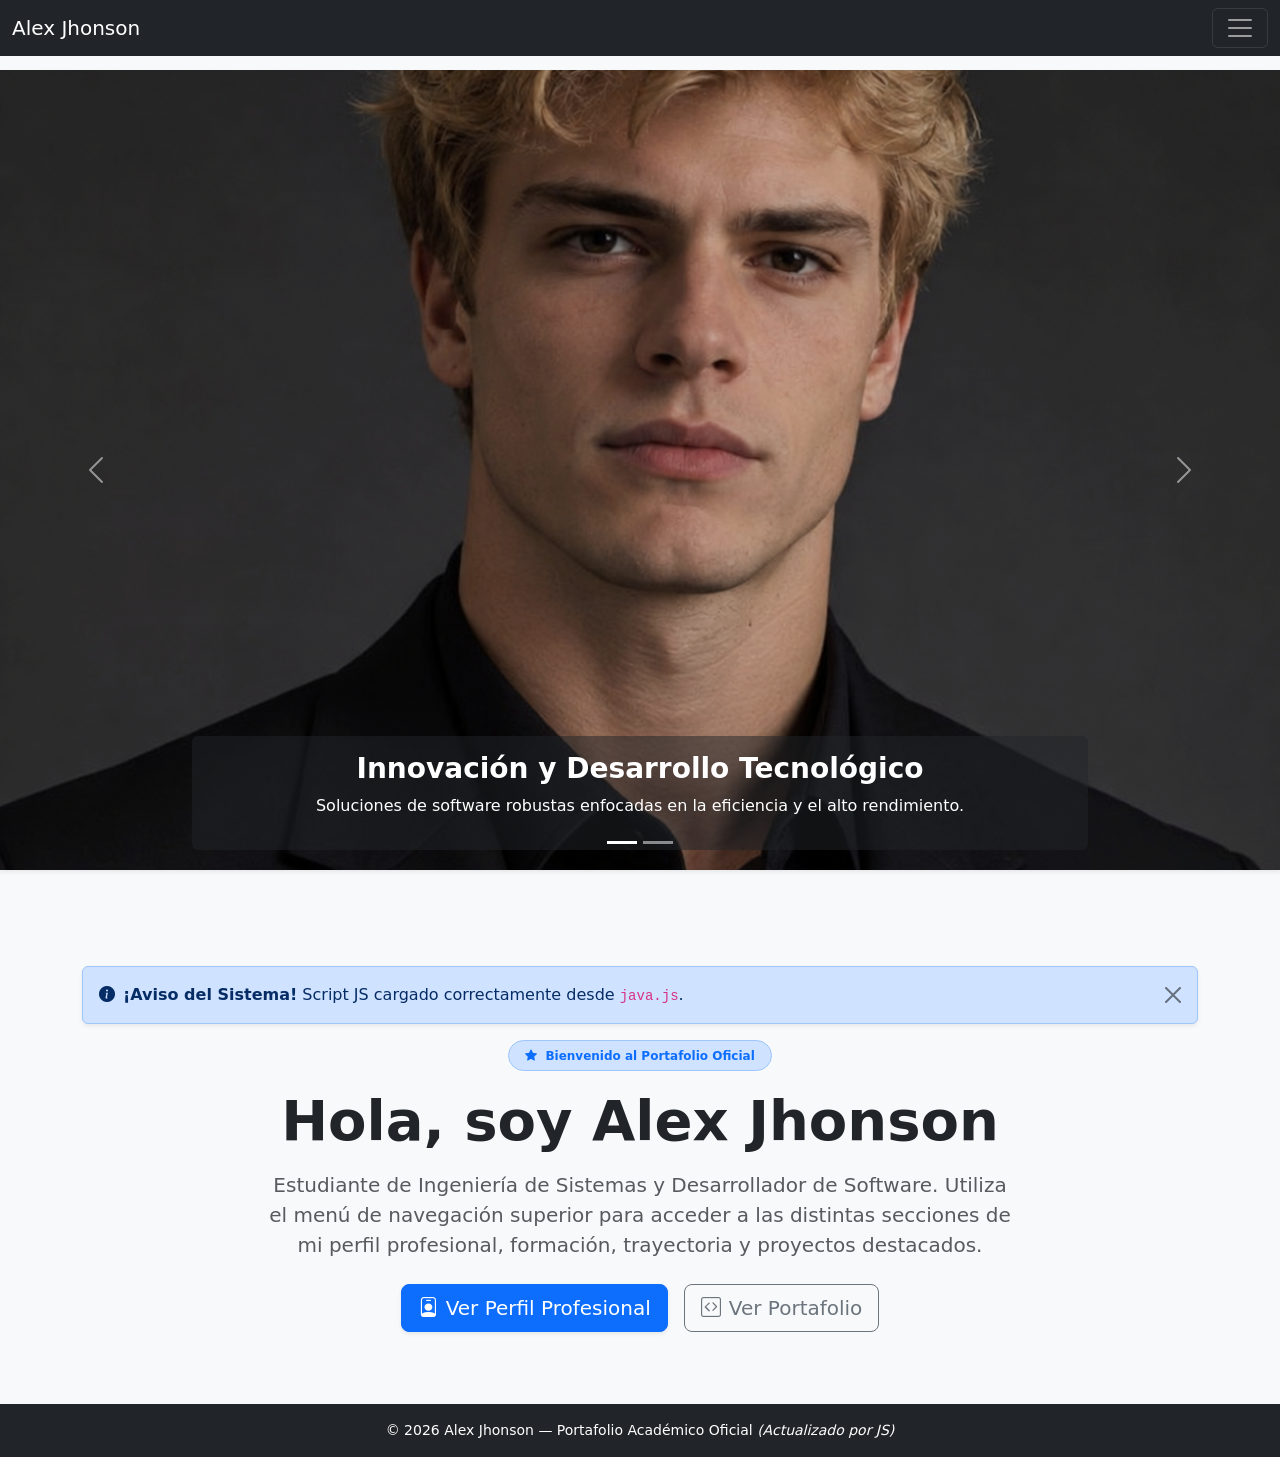
<file: index.html>
<!DOCTYPE html>
<html lang="en">
<head>
    <meta charset="UTF-8">
    <meta name="viewport" content="width=device-width, initial-scale=1.0">
    <title>Inicio</title>

    <link rel="stylesheet" href="/css/bootstrap.min.css">
    <link rel="stylesheet" href="styles.css">

    <link rel="stylesheet" href="https://cdn.jsdelivr.net/npm/bootstrap-icons@1.11.3/font/bootstrap-icons.min.css">

</head>
<body class="bg-light">

    <nav class="navbar navbar-dark bg-dark fixed-top">
  <div class="container-fluid">
    <a class="navbar-brand" href="#">Alex Jhonson</a>
    <button class="navbar-toggler" type="button" data-bs-toggle="offcanvas" data-bs-target="#offcanvasDarkNavbar" aria-controls="offcanvasDarkNavbar" aria-label="Toggle navigation">
      <span class="navbar-toggler-icon"></span>
    </button>
    <div class="offcanvas offcanvas-end text-bg-dark" tabindex="-1" id="offcanvasDarkNavbar" aria-labelledby="offcanvasDarkNavbarLabel">
      <div class="offcanvas-header">
        <h5 class="offcanvas-title" id="offcanvasDarkNavbarLabel">Menú</h5>
        <button type="button" class="btn-close btn-close-white" data-bs-dismiss="offcanvas" aria-label="Close"></button>
      </div>
      <div class="offcanvas-body">
        <ul class="navbar-nav justify-content-end flex-grow-1 pe-3">
          <li class="nav-item">
            <a class="nav-link active" aria-current="page" href="datospersonales.html">Datos personales</a>
          </li>
          <li class="nav-item">
            <a class="nav-link" href="perfil.html">Perfil profesional</a>
          </li>
          <li class="nav-item dropdown">
            <a class="nav-link dropdown-toggle" href="#" role="button" data-bs-toggle="dropdown" aria-expanded="false">
              Carrera profesional
            </a>
            <ul class="dropdown-menu dropdown-menu-dark">
              <li><a class="dropdown-item" href="experiencia.html">Experiencia laboral</a></li>
              <li><a class="dropdown-item" href="formacion.html">Formación</a></li>
              <li>
                <hr class="dropdown-divider">
              </li>
              <li><a class="dropdown-item" href="proyectos.html">Proyectos</a></li>
            </ul>
          </li>
          <li class="nav-item">
            <a class="nav-link" href="referencias.html">Referencias laborales</a>
          </li>
        </ul>
      </div>
    </div>
  </div>
</nav>

<header>
        <div id="perfilCarousel" class="carousel slide shadow-sm" data-bs-ride="carousel">
            <!-- Indicadores -->
            <div class="carousel-indicators">
                <button type="button" data-bs-target="#perfilCarousel" data-bs-slide-to="0" class="active" aria-current="true" aria-label="Slide 1"></button>
                <button type="button" data-bs-target="#perfilCarousel" data-bs-slide-to="1" aria-label="Slide 2"></button>
            </div>
            
            <!-- Diapositivas -->
            <div class="carousel-inner">
                <div class="carousel-item active">
                    <img src="imagenes/Retrato formal de hombre rubio.png" class="d-block w-100" alt="Slide 1">
                    <div class="carousel-caption d-none d-md-block bg-dark bg-opacity-50 rounded p-3">
                        <h3 class="fw-bold">Innovación y Desarrollo Tecnológico</h3>
                        <p>Soluciones de software robustas enfocadas en la eficiencia y el alto rendimiento.</p>
                    </div>
                </div>
                <div class="carousel-item">
                    <img src="imagenes/Retrato serio junto a la ventana.png" class="d-block w-100" alt="Slide 2">
                    <div class="carousel-caption d-none d-md-block bg-dark bg-opacity-50 rounded p-3">
                        <h3 class="fw-bold">Infraestructura y Redes</h3>
                        <p>Despliegue de servidores Linux y configuraciones de red de nivel profesional.</p>
                    </div>
                </div>
            </div>

            <!-- Controles de navegación lateral -->
           <button class="carousel-control-prev" type="button" data-bs-target="#perfilCarousel" data-bs-slide="prev">
                <span class="carousel-control-prev-icon" aria-hidden="true"></span>
                <span class="visually-hidden">Anterior</span>
            </button>
            <button class="carousel-control-next" type="button" data-bs-target="#perfilCarousel" data-bs-slide="next">
                <span class="carousel-control-next-icon" aria-hidden="true"></span>
                <span class="visually-hidden">Siguiente</span>
            </button>
        </div>
</header>

<main class="py-5">
        <div class="container py-4">
            <div class="text-center mx-auto" style="max-width: 750px;">
                <span class="badge bg-primary-subtle text-primary border border-primary-subtle px-3 py-2 mb-3 rounded-pill">
                    <i class="bi bi-star-fill me-1"></i> Bienvenido al Portafolio Oficial
                </span>
                <h1 class="display-4 fw-bold text-dark mb-3">Hola, soy Alex Jhonson</h1>
                <p class="lead text-muted mb-4">
                    Estudiante de Ingeniería de Sistemas y Desarrollador de Software. Utiliza el menú de navegación superior para acceder a las distintas secciones de mi perfil profesional, formación, trayectoria y proyectos destacados.
                </p>
                <div class="d-flex justify-content-center gap-3">
                    <a href="perfil.html" class="btn btn-primary btn-lg shadow-sm">
                        <i class="bi bi-person-badge me-2"></i>Ver Perfil Profesional
                    </a>
                    <a href="proyectos.html" class="btn btn-outline-secondary btn-lg">
                        <i class="bi bi-code-square me-2"></i>Ver Portafolio
                    </a>
                </div>
            </div>
        </div>
</main>

<footer class="bg-dark text-white text-center py-3 mt-auto">
        <p class="mb-0 small">&copy; 2026 Alex Jhonson - Todos los derechos reservados.</p>
</footer>

<script src="https://cdn.jsdelivr.net/npm/bootstrap@5.3.0/dist/js/bootstrap.bundle.min.js"></script>
<script src="java.js"></script>
</body>
</html>
</file>
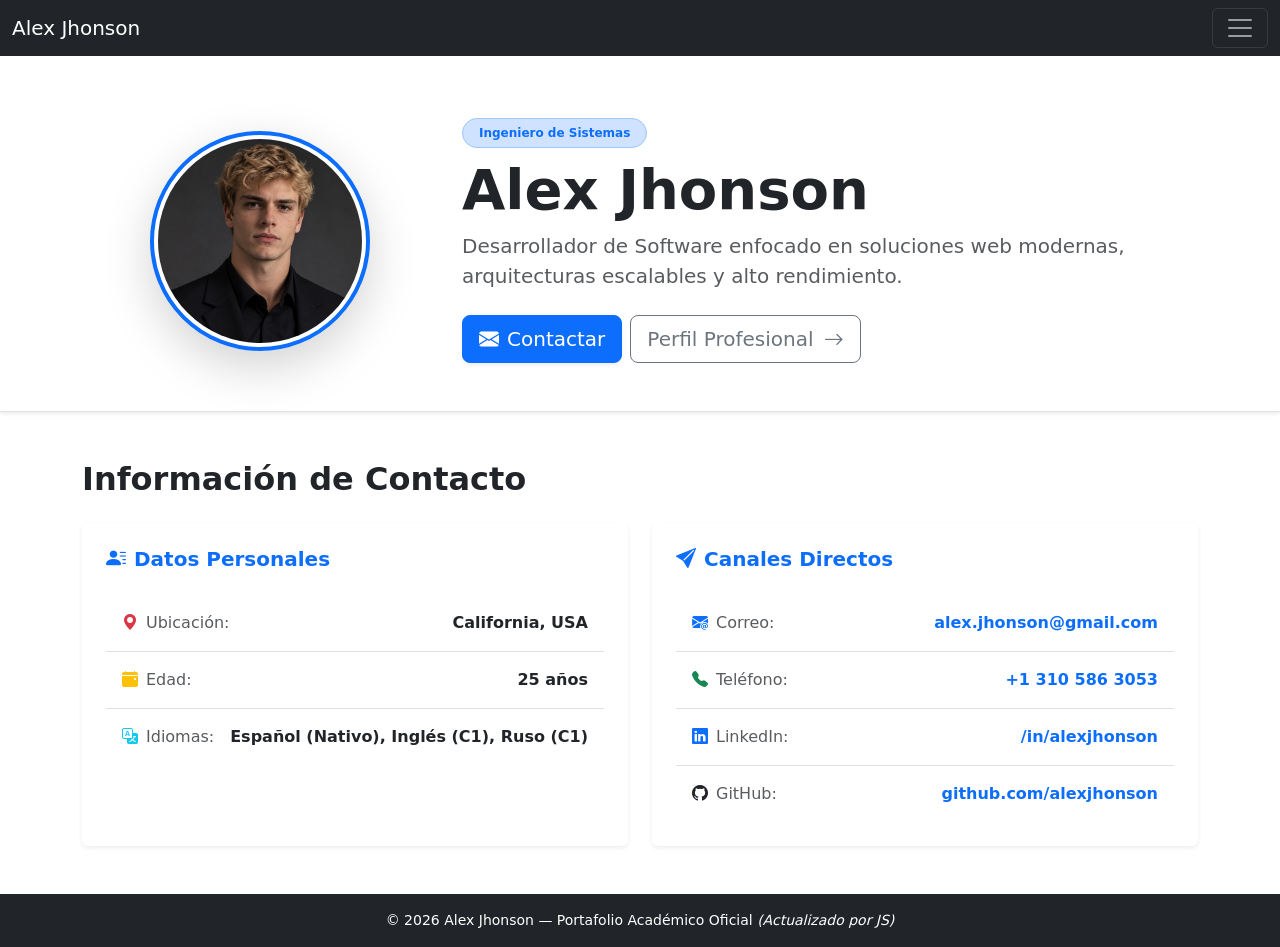
<file: datospersonales.html>
<!DOCTYPE html>
<html lang="en">
<head>
    <meta charset="UTF-8">
    <meta name="viewport" content="width=device-width, initial-scale=1.0">
    <title>Datos personales</title>

    <link rel="stylesheet" href="/css/bootstrap.min.css">
    <link rel="stylesheet" href="styles.css">
    
    
    
    <link rel="stylesheet" href="https://cdn.jsdelivr.net/npm/bootstrap-icons@1.11.3/font/bootstrap-icons.min.css">



</head>
<body>
    <nav class="navbar navbar-dark bg-dark fixed-top">
  <div class="container-fluid">
    <a class="navbar-brand" href="#">Alex Jhonson</a>
    <button class="navbar-toggler" type="button" data-bs-toggle="offcanvas" data-bs-target="#offcanvasDarkNavbar" aria-controls="offcanvasDarkNavbar" aria-label="Toggle navigation">
      <span class="navbar-toggler-icon"></span>
    </button>
    <div class="offcanvas offcanvas-end text-bg-dark" tabindex="-1" id="offcanvasDarkNavbar" aria-labelledby="offcanvasDarkNavbarLabel">
      <div class="offcanvas-header">
        <h5 class="offcanvas-title" id="offcanvasDarkNavbarLabel">Menú</h5>
        <button type="button" class="btn-close btn-close-white" data-bs-dismiss="offcanvas" aria-label="Close"></button>
      </div>
      <div class="offcanvas-body">
        <ul class="navbar-nav justify-content-end flex-grow-1 pe-3">
           <li class="nav-item">
            <a class="nav-link active" aria-current="page" href="index.html">Inicio</a>
          </li>
          <li class="nav-item">
            <a class="nav-link" href="perfil.html">Perfil profesional</a>
          </li>
          <li class="nav-item dropdown">
            <a class="nav-link dropdown-toggle" href="#" role="button" data-bs-toggle="dropdown" aria-expanded="false">
              Carrera profesional
            </a>
            <ul class="dropdown-menu dropdown-menu-dark">
              <li><a class="dropdown-item" href="experiencia.html">Experiencia laboral</a></li>
              <li><a class="dropdown-item" href="formacion.html">Formación</a></li>
              <li>
                <hr class="dropdown-divider">
              </li>
              <li><a class="dropdown-item" href="proyectos.html">Proyectos</a></li>
            </ul>
          </li>
          <li class="nav-item">
            <a class="nav-link" href="referencias.html">Referencias laborales</a>
          </li>
        </ul>
      </div>
    </div>
  </div>
</nav>



<section class="py-5 bg-white border-bottom shadow-sm">
        <div class="container">
            <div class="row align-items-center gy-4">
                <div class="col-12 col-md-4 text-center">
                    <img src="imagenes/Retrato formal de hombre rubio.png" alt="Fotografía de Perfil" 
                         class="img-fluid rounded-circle shadow-lg border border-4 border-primary p-1" 
                         style="width: 220px; height: 220px; object-fit: cover;">
                </div>
                <div class="col-12 col-md-8 text-center text-md-start">
                    <span class="badge bg-primary-subtle text-primary border border-primary-subtle px-3 py-2 mb-2 rounded-pill">
                        Ingeniero de Sistemas
                    </span>
                    <h1 class="display-4 fw-bold text-dark">Alex Jhonson</h1>
                    <p class="lead text-muted mb-4">
                        Desarrollador de Software enfocado en soluciones web modernas, arquitecturas escalables y alto rendimiento.
                    </p>
                    <div class="d-flex gap-2 justify-content-center justify-content-md-start">
                        <a href="#contacto" class="btn btn-primary btn-lg shadow-sm">
                            <i class="bi bi-envelope-fill me-2"></i>Contactar
                        </a>
                        <a href="perfil.html" class="btn btn-outline-secondary btn-lg">
                            Perfil Profesional <i class="bi bi-arrow-right ms-1"></i>
                        </a>
                    </div>
                </div>
            </div>
        </div>
    </section>



    <section id="contacto" class="py-5">
        <div class="container">
            <h2 class="fw-bold mb-4 text-center text-md-start">Información de Contacto</h2>
            
            <div class="row g-4">
                <div class="col-12 col-md-6">
                    <div class="card h-100 shadow-sm border-0">
                        <div class="card-body p-4">
                            <h5 class="card-title fw-bold text-primary mb-4">
                                <i class="bi bi-person-lines-fill me-2"></i>Datos Personales
                            </h5>
                            <ul class="list-group list-group-flush">
                                <li class="list-group-item bg-transparent d-flex justify-content-between align-items-center py-3">
                                    <span class="text-muted"><i class="bi bi-geo-alt-fill text-danger me-2"></i>Ubicación:</span>
                                    <span class="fw-semibold">California, USA</span>
                                </li>
                                <li class="list-group-item bg-transparent d-flex justify-content-between align-items-center py-3">
                                    <span class="text-muted"><i class="bi bi-calendar-event-fill text-warning me-2"></i>Edad:</span>
                                    <span class="fw-semibold">25 años</span>
                                </li>
                                <li class="list-group-item bg-transparent d-flex justify-content-between align-items-center py-3">
                                    <span class="text-muted"><i class="bi bi-translate text-info me-2"></i>Idiomas:</span>
                                    <span class="fw-semibold">Español (Nativo), Inglés (C1), Ruso (C1)</span>
                                </li>
                            </ul>
                        </div>
                    </div>
                </div>

                <div class="col-12 col-md-6">
                    <div class="card h-100 shadow-sm border-0">
                        <div class="card-body p-4">
                            <h5 class="card-title fw-bold text-primary mb-4">
                                <i class="bi bi-send-fill me-2"></i>Canales Directos
                            </h5>
                            <ul class="list-group list-group-flush">
                                <li class="list-group-item bg-transparent d-flex justify-content-between align-items-center py-3">
                                    <span class="text-muted"><i class="bi bi-envelope-at-fill text-primary me-2"></i>Correo:</span>
                                    <a href="mailto:juan.perez@example.com" class="text-decoration-none fw-semibold">alex.jhonson@gmail.com</a>
                                </li>
                                <li class="list-group-item bg-transparent d-flex justify-content-between align-items-center py-3">
                                    <span class="text-muted"><i class="bi bi-telephone-fill text-success me-2"></i>Teléfono:</span>
                                    <a href="tel:+13105863053" class="text-decoration-none fw-semibold">+1 310 586 3053</a>
                                </li>
                                <li class="list-group-item bg-transparent d-flex justify-content-between align-items-center py-3">
                                    <span class="text-muted"><i class="bi bi-linkedin text-primary me-2"></i>LinkedIn:</span>
                                    <a href="#" target="_blank" class="text-decoration-none fw-semibold">/in/alexjhonson</a>
                                </li>
                                <li class="list-group-item bg-transparent d-flex justify-content-between align-items-center py-3">
                                    <span class="text-muted"><i class="bi bi-github text-dark me-2"></i>GitHub:</span>
                                    <a href="#" target="_blank" class="text-decoration-none fw-semibold">github.com/alexjhonson</a>
                                </li>
                            </ul>
                        </div>
                    </div>
                </div>
            </div>
        </div>
    </section>


    <footer class="bg-dark text-white text-center py-3 mt-auto">
        <p class="mb-0 small">&copy; 2026 Alex Jhonson - Todos los derechos reservados.</p>
    </footer>

<script src="https://cdn.jsdelivr.net/npm/bootstrap@5.3.0/dist/js/bootstrap.bundle.min.js"></script>
<script src="java.js"></script>
</body>
</html>
</file>
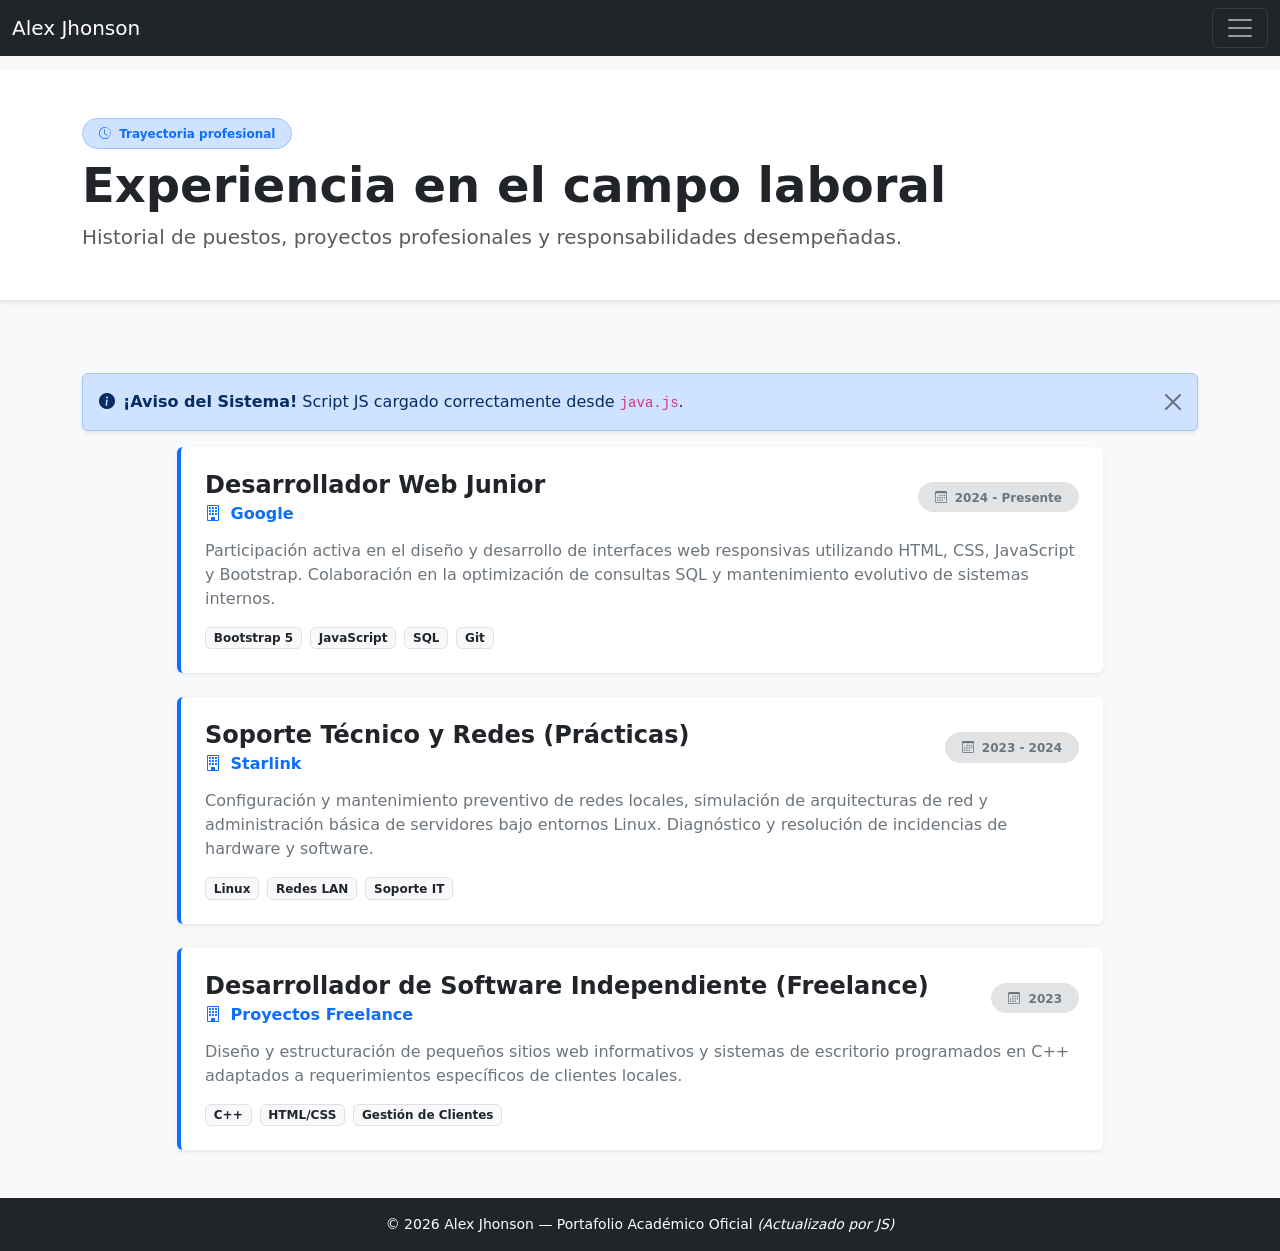
<file: experiencia.html>
<!DOCTYPE html>
<html lang="en">
<head>
    <meta charset="UTF-8">
    <meta name="viewport" content="width=device-width, initial-scale=1.0">
    <title>Experiencia laboral</title>

    <link rel="stylesheet" href="/css/bootstrap.min.css">
    <link rel="stylesheet" href="styles.css">

    <link rel="stylesheet" href="https://cdn.jsdelivr.net/npm/bootstrap-icons@1.11.3/font/bootstrap-icons.min.css">

</head>
<body class="bg-light">
    <nav class="navbar navbar-dark bg-dark fixed-top">
  <div class="container-fluid">
    <a class="navbar-brand" href="#">Alex Jhonson</a>
    <button class="navbar-toggler" type="button" data-bs-toggle="offcanvas" data-bs-target="#offcanvasDarkNavbar" aria-controls="offcanvasDarkNavbar" aria-label="Toggle navigation">
      <span class="navbar-toggler-icon"></span>
    </button>
    <div class="offcanvas offcanvas-end text-bg-dark" tabindex="-1" id="offcanvasDarkNavbar" aria-labelledby="offcanvasDarkNavbarLabel">
      <div class="offcanvas-header">
        <h5 class="offcanvas-title" id="offcanvasDarkNavbarLabel">Menú</h5>
        <button type="button" class="btn-close btn-close-white" data-bs-dismiss="offcanvas" aria-label="Close"></button>
      </div>
      <div class="offcanvas-body">
        <ul class="navbar-nav justify-content-end flex-grow-1 pe-3">
           <li class="nav-item">
            <a class="nav-link active" aria-current="page" href="index.html">Inicio</a>
          </li>
          <li class="nav-item">
            <a class="nav-link active" aria-current="page" href="datospersonales.html">Datos personales</a>
          </li>
          <li class="nav-item">
            <a class="nav-link" href="perfil.html">Perfil profesional</a>
          </li>
          <li class="nav-item dropdown">
            <a class="nav-link dropdown-toggle" href="#" role="button" data-bs-toggle="dropdown" aria-expanded="false">
              Carrera profesional
            </a>
            <ul class="dropdown-menu dropdown-menu-dark">
              <li><a class="dropdown-item" href="experiencia.html">Experiencia laboral</a></li>
              <li><a class="dropdown-item" href="formacion.html">Formación</a></li>
              <li>
                <hr class="dropdown-divider">
              </li>
              <li><a class="dropdown-item" href="proyectos.html">Proyectos</a></li>
            </ul>
          </li>
          <li class="nav-item">
            <a class="nav-link" href="referencias.html">Referencias laborales</a>
          </li>
        </ul>
      </div>
    </div>
  </div>
</nav>


<header class="py-5 bg-white border-bottom shadow-sm">
        <div class="container">
            <div class="row align-items-center">
                <div class="col-12">
                    <span class="badge bg-primary-subtle text-primary border border-primary-subtle px-3 py-2 mb-2 rounded-pill">
                        <i class="bi bi-clock-history me-1"></i> Trayectoria profesional
                    </span>
                    <h1 class="display-5 fw-bold text-dark">Experiencia en el campo laboral</h1>
                    <p class="text-muted lead mb-0">
                       <b>Historial de puestos, proyectos profesionales y responsabilidades desempeñadas.</b> 
                    </p>
                </div>
            </div>
        </div>
    </header>


<main class="py-5">
        <div class="container">
            <div class="row justify-content-center">
                <div class="col-12 col-lg-10">
                    
                    <div class="vstack gap-4">
                        
                        <!-- Puesto 1 -->
                        <div class="card border-0 shadow-sm border-start border-primary border-4">
                            <div class="card-body p-4 p-md-4">
                                <div class="d-flex flex-column flex-md-row justify-content-between align-items-start align-items-md-center mb-3">
                                    <div>
                                        <h4 class="fw-bold text-dark mb-1">Desarrollador Web Junior</h4>
                                        <h6 class="text-primary fw-semibold mb-0"><i class="bi bi-building me-1"></i> Google</h6>
                                    </div>
                                    <span class="badge bg-secondary-subtle text-secondary border px-3 py-2 mt-2 mt-md-0 rounded-pill">
                                        <i class="bi bi-calendar3 me-1"></i> 2024 - Presente
                                    </span>
                                </div>
                                <p class="text-secondary mb-3">
                                    Participación activa en el diseño y desarrollo de interfaces web responsivas utilizando HTML, CSS, JavaScript y Bootstrap. Colaboración en la optimización de consultas SQL y mantenimiento evolutivo de sistemas internos.
                                </p>
                                <div class="d-flex flex-wrap gap-2">
                                    <span class="badge bg-light text-dark border">Bootstrap 5</span>
                                    <span class="badge bg-light text-dark border">JavaScript</span>
                                    <span class="badge bg-light text-dark border">SQL</span>
                                    <span class="badge bg-light text-dark border">Git</span>
                                </div>
                            </div>
                        </div>

                        <!-- Puesto 2 -->
                        <div class="card border-0 shadow-sm border-start border-primary border-4">
                            <div class="card-body p-4 p-md-4">
                                <div class="d-flex flex-column flex-md-row justify-content-between align-items-start align-items-md-center mb-3">
                                    <div>
                                        <h4 class="fw-bold text-dark mb-1">Soporte Técnico y Redes (Prácticas)</h4>
                                        <h6 class="text-primary fw-semibold mb-0"><i class="bi bi-building me-1"></i> Starlink</h6>
                                    </div>
                                    <span class="badge bg-secondary-subtle text-secondary border px-3 py-2 mt-2 mt-md-0 rounded-pill">
                                        <i class="bi bi-calendar3 me-1"></i> 2023 - 2024
                                    </span>
                                </div>
                                <p class="text-secondary mb-3">
                                    Configuración y mantenimiento preventivo de redes locales, simulación de arquitecturas de red y administración básica de servidores bajo entornos Linux. Diagnóstico y resolución de incidencias de hardware y software.
                                </p>
                                <div class="d-flex flex-wrap gap-2">
                                    <span class="badge bg-light text-dark border">Linux</span>
                                    <span class="badge bg-light text-dark border">Redes LAN</span>
                                    <span class="badge bg-light text-dark border">Soporte IT</span>
                                </div>
                            </div>
                        </div>

                        <!-- Puesto 3 (Opcional o de proyectos académicos destacados) -->
                        <div class="card border-0 shadow-sm border-start border-primary border-4">
                            <div class="card-body p-4 p-md-4">
                                <div class="d-flex flex-column flex-md-row justify-content-between align-items-start align-items-md-center mb-3">
                                    <div>
                                        <h4 class="fw-bold text-dark mb-1">Desarrollador de Software Independiente (Freelance)</h4>
                                        <h6 class="text-primary fw-semibold mb-0"><i class="bi bi-building me-1"></i> Proyectos Freelance</h6>
                                    </div>
                                    <span class="badge bg-secondary-subtle text-secondary border px-3 py-2 mt-2 mt-md-0 rounded-pill">
                                        <i class="bi bi-calendar3 me-1"></i> 2023
                                    </span>
                                </div>
                                <p class="text-secondary mb-3">
                                    Diseño y estructuración de pequeños sitios web informativos y sistemas de escritorio programados en C++ adaptados a requerimientos específicos de clientes locales.
                                </p>
                                <div class="d-flex flex-wrap gap-2">
                                    <span class="badge bg-light text-dark border">C++</span>
                                    <span class="badge bg-light text-dark border">HTML/CSS</span>
                                    <span class="badge bg-light text-dark border">Gestión de Clientes</span>
                                </div>
                            </div>
                        </div>

                    </div>

                </div>
            </div>
        </div>
    </main>


<footer class="bg-dark text-white text-center py-3 mt-auto">
        <p class="mb-0 small">&copy; 2026 - Todos los derechos reservados.</p>
    </footer>


<script src="https://cdn.jsdelivr.net/npm/bootstrap@5.3.0/dist/js/bootstrap.bundle.min.js"></script>
<script src="java.js"></script>
</body>
</html>
</file>
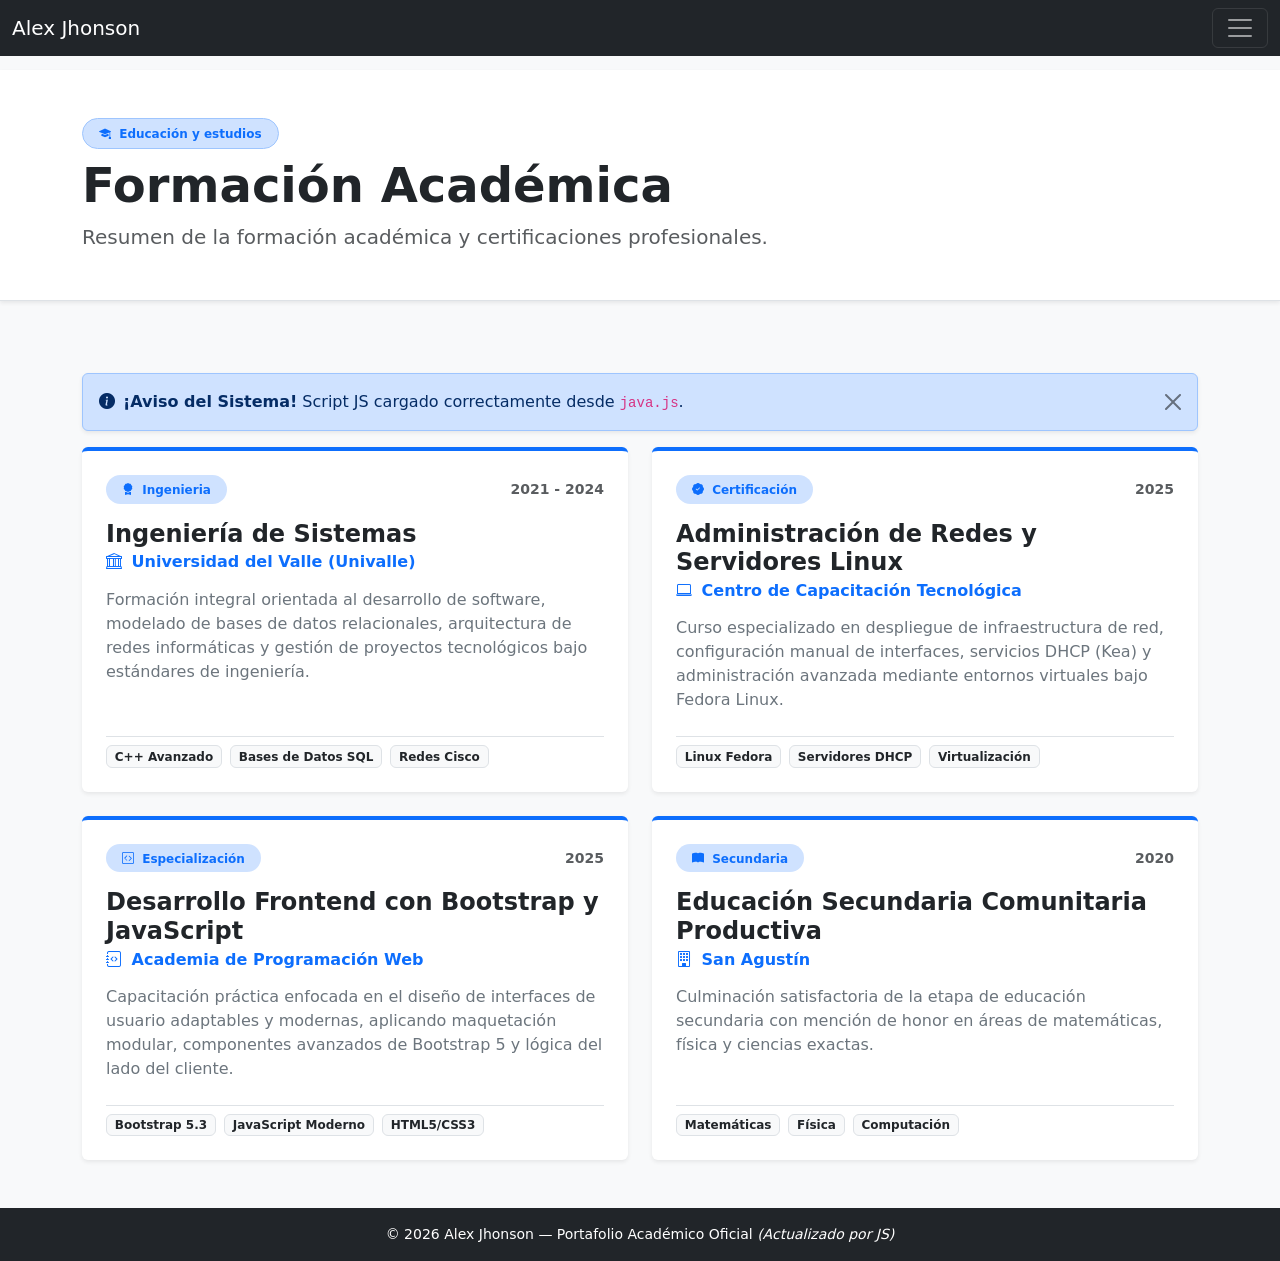
<file: formacion.html>
<!DOCTYPE html>
<html lang="en">
<head>
    <meta charset="UTF-8">
    <meta name="viewport" content="width=device-width, initial-scale=1.0">
    <title>Formación académica</title>

    <link rel="stylesheet" href="/css/bootstrap.min.css">
    <link rel="stylesheet" href="styles.css">

    <link rel="stylesheet" href="https://cdn.jsdelivr.net/npm/bootstrap-icons@1.11.3/font/bootstrap-icons.min.css">

</head>
<body class="bg-light">
    <nav class="navbar navbar-dark bg-dark fixed-top">
  <div class="container-fluid">
    <a class="navbar-brand" href="#">Alex Jhonson</a>
    <button class="navbar-toggler" type="button" data-bs-toggle="offcanvas" data-bs-target="#offcanvasDarkNavbar" aria-controls="offcanvasDarkNavbar" aria-label="Toggle navigation">
      <span class="navbar-toggler-icon"></span>
    </button>
    <div class="offcanvas offcanvas-end text-bg-dark" tabindex="-1" id="offcanvasDarkNavbar" aria-labelledby="offcanvasDarkNavbarLabel">
      <div class="offcanvas-header">
        <h5 class="offcanvas-title" id="offcanvasDarkNavbarLabel">Menú</h5>
        <button type="button" class="btn-close btn-close-white" data-bs-dismiss="offcanvas" aria-label="Close"></button>
      </div>
      <div class="offcanvas-body">
        <ul class="navbar-nav justify-content-end flex-grow-1 pe-3">
           <li class="nav-item">
            <a class="nav-link active" aria-current="page" href="index.html">Inicio</a>
          </li>
          <li class="nav-item">
            <a class="nav-link active" aria-current="page" href="datospersonales.html">Datos personales</a>
          </li>
          <li class="nav-item">
            <a class="nav-link" href="perfil.html">Perfil profesional</a>
          </li>
          <li class="nav-item dropdown">
            <a class="nav-link dropdown-toggle" href="#" role="button" data-bs-toggle="dropdown" aria-expanded="false">
              Carrera profesional
            </a>
            <ul class="dropdown-menu dropdown-menu-dark">
              <li><a class="dropdown-item" href="experiencia.html">Experiencia laboral</a></li>
              <li><a class="dropdown-item" href="formacion.html">Formación</a></li>
              <li>
                <hr class="dropdown-divider">
              </li>
              <li><a class="dropdown-item" href="proyectos.html">Proyectos</a></li>
            </ul>
          </li>
          <li class="nav-item">
            <a class="nav-link" href="referencias.html">Referencias laborales</a>
          </li>
        </ul>
      </div>
    </div>
  </div>
</nav>


<header class="py-5 bg-white border-bottom shadow-sm">
        <div class="container">
            <div class="row align-items-center">
                <div class="col-12">
                    <span class="badge bg-primary-subtle text-primary border border-primary-subtle px-3 py-2 mb-2 rounded-pill">
                        <i class="bi bi-mortarboard-fill me-1"></i> Educación y estudios
                    </span>
                    <h1 class="display-5 fw-bold text-dark">Formación Académica</h1>
                    <p class="text-muted lead mb-0">
                        <b>Resumen de la formación académica y certificaciones profesionales.</b> 
                    </p>
                </div>
            </div>
        </div>
</header>


<main class="py-5">
        <div class="container">
            
            <div class="row row-cols-1 row-cols-md-2 g-4">
                
                <!-- Tarjeta 1: Grado Universitario Principal -->
                <div class="col">
                    <div class="card h-100 border-0 shadow-sm border-top border-primary border-4">
                        <div class="card-body p-4 d-flex flex-column">
                            <div class="d-flex justify-content-between align-items-center mb-3">
                                <span class="badge bg-primary-subtle text-primary px-3 py-2 rounded-pill">
                                    <i class="bi bi-award-fill me-1"></i> Ingenieria
                                </span>
                                <span class="text-muted small fw-semibold">2021 - 2024</span>
                            </div>
                            <h4 class="fw-bold text-dark mb-1">Ingeniería de Sistemas</h4>
                            <h6 class="text-primary fw-semibold mb-3"><i class="bi bi-bank me-1"></i> Universidad del Valle (Univalle)</h6>
                            <p class="text-secondary mb-4 flex-grow-1">
                                Formación integral orientada al desarrollo de software, modelado de bases de datos relacionales, arquitectura de redes informáticas y gestión de proyectos tecnológicos bajo estándares de ingeniería.
                            </p>
                            <div class="d-flex flex-wrap gap-2 pt-2 border-top">
                                <span class="badge bg-light text-dark border">C++ Avanzado</span>
                                <span class="badge bg-light text-dark border">Bases de Datos SQL</span>
                                <span class="badge bg-light text-dark border">Redes Cisco</span>
                            </div>
                        </div>
                    </div>
                </div>

                <!-- Tarjeta 2: Certificación de Redes -->
                <div class="col">
                    <div class="card h-100 border-0 shadow-sm border-top border-primary border-4">
                        <div class="card-body p-4 d-flex flex-column">
                            <div class="d-flex justify-content-between align-items-center mb-3">
                                <span class="badge bg-primary-subtle text-primary px-3 py-2 rounded-pill">
                                    <i class="bi bi-patch-check-fill me-1"></i> Certificación
                                </span>
                                <span class="text-muted small fw-semibold">2025</span>
                            </div>
                            <h4 class="fw-bold text-dark mb-1">Administración de Redes y Servidores Linux</h4>
                            <h6 class="text-primary fw-semibold mb-3"><i class="bi bi-laptop me-1"></i> Centro de Capacitación Tecnológica</h6>
                            <p class="text-secondary mb-4 flex-grow-1">
                                Curso especializado en despliegue de infraestructura de red, configuración manual de interfaces, servicios DHCP (Kea) y administración avanzada mediante entornos virtuales bajo Fedora Linux.
                            </p>
                            <div class="d-flex flex-wrap gap-2 pt-2 border-top">
                                <span class="badge bg-light text-dark border">Linux Fedora</span>
                                <span class="badge bg-light text-dark border">Servidores DHCP</span>
                                <span class="badge bg-light text-dark border">Virtualización</span>
                            </div>
                        </div>
                    </div>
                </div>

                <!-- Tarjeta 3: Desarrollo Web -->
                <div class="col">
                    <div class="card h-100 border-0 shadow-sm border-top border-primary border-4">
                        <div class="card-body p-4 d-flex flex-column">
                            <div class="d-flex justify-content-between align-items-center mb-3">
                                <span class="badge bg-primary-subtle text-primary px-3 py-2 rounded-pill">
                                    <i class="bi bi-code-square me-1"></i> Especialización
                                </span>
                                <span class="text-muted small fw-semibold">2025</span>
                            </div>
                            <h4 class="fw-bold text-dark mb-1">Desarrollo Frontend con Bootstrap y JavaScript</h4>
                            <h6 class="text-primary fw-semibold mb-3"><i class="bi bi-journal-code me-1"></i> Academia de Programación Web</h6>
                            <p class="text-secondary mb-4 flex-grow-1">
                                Capacitación práctica enfocada en el diseño de interfaces de usuario adaptables y modernas, aplicando maquetación modular, componentes avanzados de Bootstrap 5 y lógica del lado del cliente.
                            </p>
                            <div class="d-flex flex-wrap gap-2 pt-2 border-top">
                                <span class="badge bg-light text-dark border">Bootstrap 5.3</span>
                                <span class="badge bg-light text-dark border">JavaScript Moderno</span>
                                <span class="badge bg-light text-dark border">HTML5/CSS3</span>
                            </div>
                        </div>
                    </div>
                </div>

                <!-- Tarjeta 4: Educación Secundaria -->
                <div class="col">
                    <div class="card h-100 border-0 shadow-sm border-top border-primary border-4">
                        <div class="card-body p-4 d-flex flex-column">
                            <div class="d-flex justify-content-between align-items-center mb-3">
                                <span class="badge bg-primary-subtle text-primary px-3 py-2 rounded-pill">
                                    <i class="bi bi-book-fill me-1"></i> Secundaria
                                </span>
                                <span class="text-muted small fw-semibold">2020</span>
                            </div>
                            <h4 class="fw-bold text-dark mb-1">Educación Secundaria Comunitaria Productiva</h4>
                            <h6 class="text-primary fw-semibold mb-3"><i class="bi bi-building me-1"></i> San Agustín</h6>
                            <p class="text-secondary mb-4 flex-grow-1">
                                Culminación satisfactoria de la etapa de educación secundaria con mención de honor en áreas de matemáticas, física y ciencias exactas.
                            </p>
                            <div class="d-flex flex-wrap gap-2 pt-2 border-top">
                                <span class="badge bg-light text-dark border">Matemáticas</span>
                                <span class="badge bg-light text-dark border">Física</span>
                                <span class="badge bg-light text-dark border">Computación</span>
                            </div>
                        </div>
                    </div>
                </div>

            </div>

        </div>
</main>


<footer class="bg-dark text-white text-center py-3 mt-auto">
        <p class="mb-0 small">&copy; 2026 - Todos los derechos reservados.</p>
</footer>

<script src="https://cdn.jsdelivr.net/npm/bootstrap@5.3.0/dist/js/bootstrap.bundle.min.js"></script>
<script src="java.js"></script>
</body>
</html>
</file>
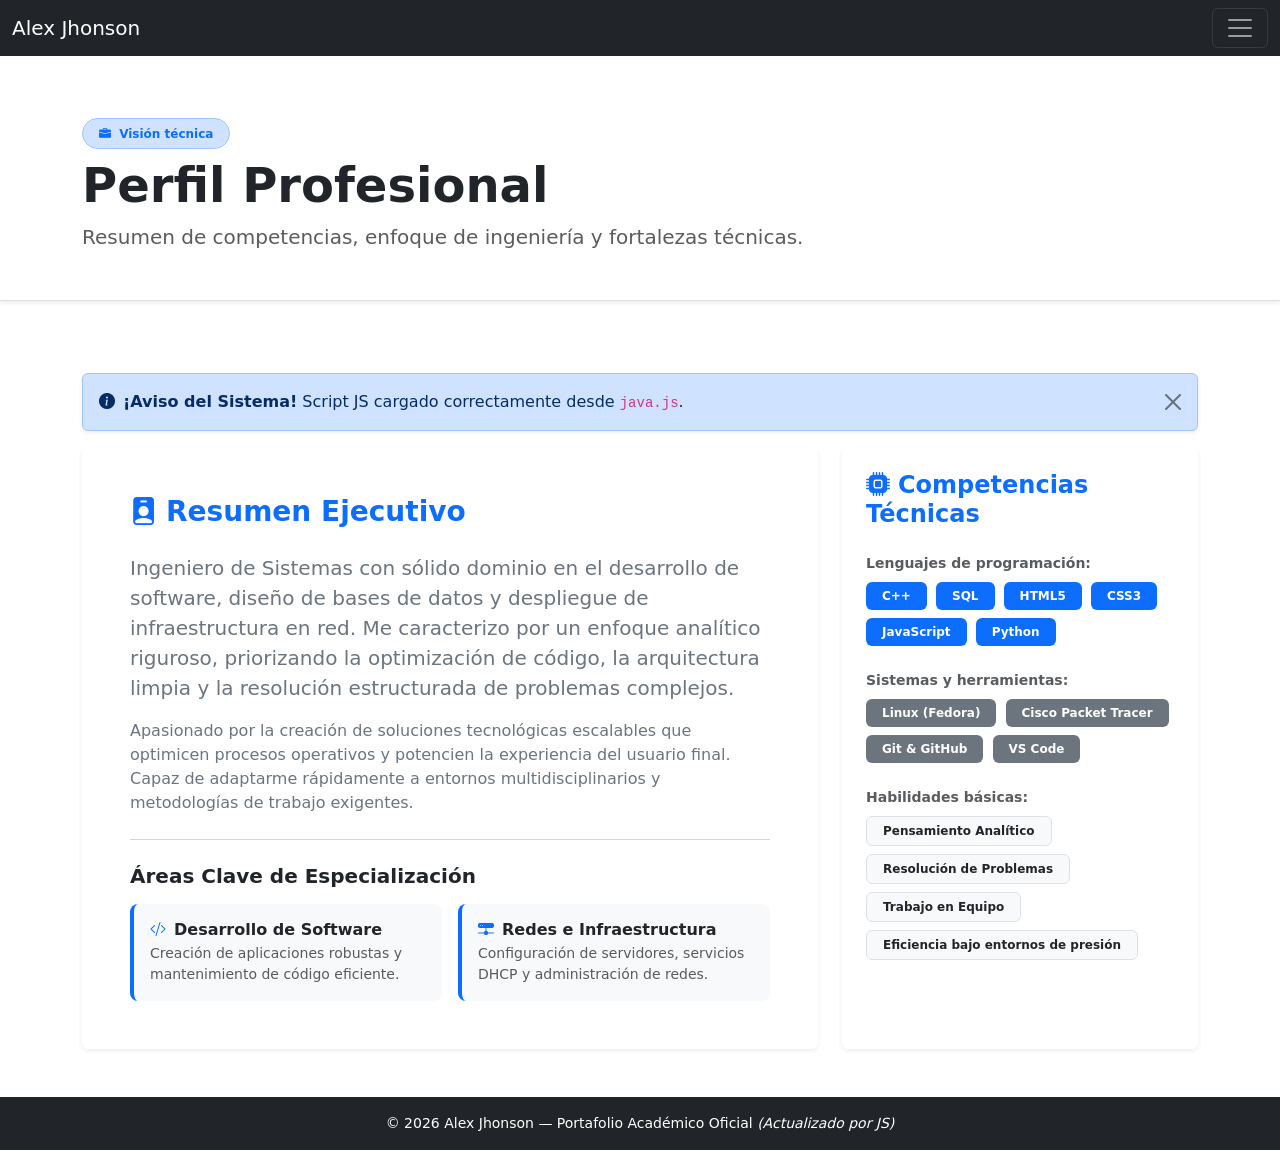
<file: perfil.html>
<!DOCTYPE html>
<html lang="en">
<head>
    <meta charset="UTF-8">
    <meta name="viewport" content="width=device-width, initial-scale=1.0">
    <title>Perfil profesional</title>

    <link rel="stylesheet" href="/css/bootstrap.min.css">
    <link rel="stylesheet" href="styles.css">
    
    <link rel="stylesheet" href="https://cdn.jsdelivr.net/npm/bootstrap-icons@1.11.3/font/bootstrap-icons.min.css">

</head>
<body>
    <nav class="navbar navbar-dark bg-dark fixed-top">
  <div class="container-fluid">
    <a class="navbar-brand" href="#">Alex Jhonson</a>
    <button class="navbar-toggler" type="button" data-bs-toggle="offcanvas" data-bs-target="#offcanvasDarkNavbar" aria-controls="offcanvasDarkNavbar" aria-label="Toggle navigation">
      <span class="navbar-toggler-icon"></span>
    </button>
    <div class="offcanvas offcanvas-end text-bg-dark" tabindex="-1" id="offcanvasDarkNavbar" aria-labelledby="offcanvasDarkNavbarLabel">
      <div class="offcanvas-header">
        <h5 class="offcanvas-title" id="offcanvasDarkNavbarLabel">Menú</h5>
        <button type="button" class="btn-close btn-close-white" data-bs-dismiss="offcanvas" aria-label="Close"></button>
      </div>
      <div class="offcanvas-body">
        <ul class="navbar-nav justify-content-end flex-grow-1 pe-3">
           <li class="nav-item">
            <a class="nav-link active" aria-current="page" href="index.html">Inicio</a>
          </li>
          <li class="nav-item">
            <a class="nav-link active" aria-current="page" href="datospersonales.html">Datos personales</a>
          </li>
          <li class="nav-item dropdown">
            <a class="nav-link dropdown-toggle" href="#" role="button" data-bs-toggle="dropdown" aria-expanded="false">
              Carrera profesional
            </a>
            <ul class="dropdown-menu dropdown-menu-dark">
              <li><a class="dropdown-item" href="experiencia.html">Experiencia laboral</a></li>
              <li><a class="dropdown-item" href="formacion.html">Formación</a></li>
              <li>
                <hr class="dropdown-divider">
              </li>
              <li><a class="dropdown-item" href="proyectos.html">Proyectos</a></li>
            </ul>
          </li>
          <li class="nav-item">
            <a class="nav-link" href="referencias.html">Referencias laborales</a>
          </li>
        </ul>
      </div>
    </div>
  </div>
</nav>


<header class="py-5 bg-white border-bottom shadow-sm">
        <div class="container">
            <div class="row align-items-center">
                <div class="col-12">
                    <span class="badge bg-primary-subtle text-primary border border-primary-subtle px-3 py-2 mb-2 rounded-pill">
                        <i class="bi bi-briefcase-fill me-1"></i> Visión técnica
                    </span>
                    <h1 class="display-5 fw-bold text-dark">Perfil Profesional</h1>
                    <p class="text-muted lead mb-0">
                        <b>Resumen de competencias, enfoque de ingeniería y fortalezas técnicas.</b>
                    </p>
                </div>
            </div>
        </div>
    </header>


<main class="py-5">
        <div class="container">
            <div class="row g-4">
                

                <div class="col-12 col-lg-8">
                    <div class="card border-0 shadow-sm h-100">
                        <div class="card-body p-4 p-md-5">
                            <h3 class="fw-bold text-primary mb-4">
                                <i class="bi bi-person-badge-fill me-2"></i>Resumen Ejecutivo
                            </h3>
                            <p class="text-secondary fs-5 lh-base">
                                Ingeniero de Sistemas con sólido dominio en el desarrollo de software, diseño de bases de datos y despliegue de infraestructura en red. Me caracterizo por un enfoque analítico riguroso, priorizando la optimización de código, la arquitectura limpia y la resolución estructurada de problemas complejos.
                            </p>
                            <p class="text-secondary fs-6 lh-base mb-4">
                                Apasionado por la creación de soluciones tecnológicas escalables que optimicen procesos operativos y potencien la experiencia del usuario final. Capaz de adaptarme rápidamente a entornos multidisciplinarios y metodologías de trabajo exigentes.
                            </p>

                            <hr class="my-4 text-muted">

                            <h4 class="fw-bold text-dark mb-3 fs-5">Áreas Clave de Especialización</h4>
                            <div class="row g-3">
                                <div class="col-md-6">
                                    <div class="p-3 bg-light rounded-3 border-start border-primary border-4">
                                        <h6 class="fw-bold mb-1"><i class="bi bi-code-slash text-primary me-2"></i>Desarrollo de Software</h6>
                                        <p class="text-muted small mb-0">Creación de aplicaciones robustas y mantenimiento de código eficiente.</p>
                                    </div>
                                </div>
                                <div class="col-md-6">
                                    <div class="p-3 bg-light rounded-3 border-start border-primary border-4">
                                        <h6 class="fw-bold mb-1"><i class="bi bi-hdd-network-fill text-primary me-2"></i>Redes e Infraestructura</h6>
                                        <p class="text-muted small mb-0">Configuración de servidores, servicios DHCP y administración de redes.</p>
                                    </div>
                                </div>
                            </div>
                        </div>
                    </div>
                </div>


                <div class="col-12 col-lg-4">
                    <div class="card border-0 shadow-sm h-100">
                        <div class="card-body p-4">
                            <h4 class="fw-bold text-primary mb-4">
                                <i class="bi bi-cpu-fill me-2"></i>Competencias Técnicas
                            </h4>
                            
                            <p class="text-muted small mb-2 fw-semibold">Lenguajes de programación:</p>
                            <div class="mb-3">
                                <span class="badge bg-primary me-1 mb-2 px-3 py-2">C++</span>
                                <span class="badge bg-primary me-1 mb-2 px-3 py-2">SQL</span>
                                <span class="badge bg-primary me-1 mb-2 px-3 py-2">HTML5</span>
                                <span class="badge bg-primary me-1 mb-2 px-3 py-2">CSS3</span>
                                <span class="badge bg-primary me-1 mb-2 px-3 py-2">JavaScript</span>
                                <span class="badge bg-primary me-1 mb-2 px-3 py-2">Python</span>
                            </div>

                            <p class="text-muted small mb-2 fw-semibold">Sistemas y herramientas:</p>
                            <div class="mb-3">
                                <span class="badge bg-secondary me-1 mb-2 px-3 py-2">Linux (Fedora)</span>
                                <span class="badge bg-secondary me-1 mb-2 px-3 py-2">Cisco Packet Tracer</span>
                                <span class="badge bg-secondary me-1 mb-2 px-3 py-2">Git & GitHub</span>
                                <span class="badge bg-secondary me-1 mb-2 px-3 py-2">VS Code</span>
                            </div>

                            <p class="text-muted small mb-2 fw-semibold">Habilidades básicas:</p>
                            <div>
                                <span class="badge bg-light text-dark border me-1 mb-2 px-3 py-2">Pensamiento Analítico</span>
                                <span class="badge bg-light text-dark border me-1 mb-2 px-3 py-2">Resolución de Problemas</span>
                                <span class="badge bg-light text-dark border me-1 mb-2 px-3 py-2">Trabajo en Equipo</span>
                                <span class="badge bg-light text-dark border me-1 mb-2 px-3 py-2">Eficiencia bajo entornos de presión</span>
                            </div>
                        </div>
                    </div>
                </div>

            </div>
        </div>
    </main>


<footer class="bg-dark text-white text-center py-3 mt-auto">
        <p class="mb-0 small">&copy; 2026 - Todos los derechos reservados.</p>
</footer>

<script src="https://cdn.jsdelivr.net/npm/bootstrap@5.3.0/dist/js/bootstrap.bundle.min.js"></script>
<script src="java.js"></script>
</body>
</html>
</file>
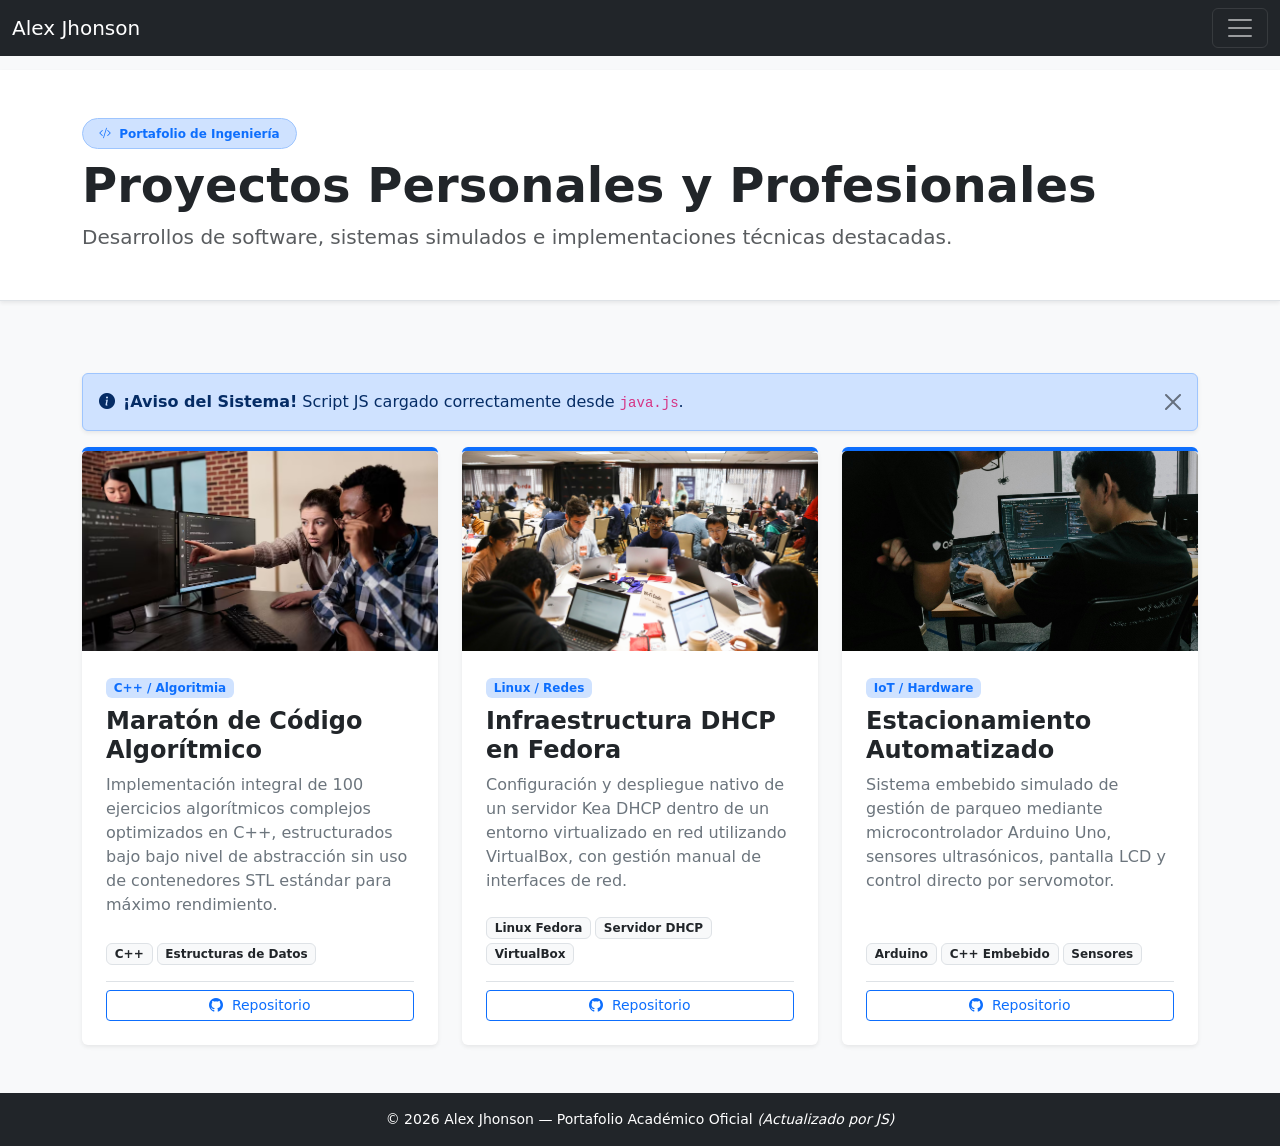
<file: proyectos.html>
<!DOCTYPE html>
<html lang="en">
<head>
    <meta charset="UTF-8">
    <meta name="viewport" content="width=device-width, initial-scale=1.0">
    <title>Proyectos personales y profesionales</title>

    <link rel="stylesheet" href="/css/bootstrap.min.css">
    <link rel="stylesheet" href="styles.css">

    <link rel="stylesheet" href="https://cdn.jsdelivr.net/npm/bootstrap-icons@1.11.3/font/bootstrap-icons.min.css">

</head>
<body class="bg-light">
    <nav class="navbar navbar-dark bg-dark fixed-top">
  <div class="container-fluid">
    <a class="navbar-brand" href="#">Alex Jhonson</a>
    <button class="navbar-toggler" type="button" data-bs-toggle="offcanvas" data-bs-target="#offcanvasDarkNavbar" aria-controls="offcanvasDarkNavbar" aria-label="Toggle navigation">
      <span class="navbar-toggler-icon"></span>
    </button>
    <div class="offcanvas offcanvas-end text-bg-dark" tabindex="-1" id="offcanvasDarkNavbar" aria-labelledby="offcanvasDarkNavbarLabel">
      <div class="offcanvas-header">
        <h5 class="offcanvas-title" id="offcanvasDarkNavbarLabel">Menú</h5>
        <button type="button" class="btn-close btn-close-white" data-bs-dismiss="offcanvas" aria-label="Close"></button>
      </div>
      <div class="offcanvas-body">
        <ul class="navbar-nav justify-content-end flex-grow-1 pe-3">
           <li class="nav-item">
            <a class="nav-link active" aria-current="page" href="index.html">Inicio</a>
          </li>
          <li class="nav-item">
            <a class="nav-link active" aria-current="page" href="datospersonales.html">Datos personales</a>
          </li>
          <li class="nav-item">
            <a class="nav-link" href="perfil.html">Perfil profesional</a>
          </li>
          <li class="nav-item dropdown">
            <a class="nav-link dropdown-toggle" href="#" role="button" data-bs-toggle="dropdown" aria-expanded="false">
              Carrera profesional
            </a>
            <ul class="dropdown-menu dropdown-menu-dark">
              <li><a class="dropdown-item" href="experiencia.html">Experiencia laboral</a></li>
              <li><a class="dropdown-item" href="formacion.html">Formación</a></li>
              <li>
                <hr class="dropdown-divider">
              </li>
              <li><a class="dropdown-item" href="proyectos.html">Proyectos</a></li>
            </ul>
          </li>
          <li class="nav-item">
            <a class="nav-link" href="referencias.html">Referencias laborales</a>
          </li>
        </ul>
      </div>
    </div>
  </div>
</nav>


<header class="py-5 bg-white border-bottom shadow-sm">
        <div class="container">
            <div class="row align-items-center">
                <div class="col-12">
                    <span class="badge bg-primary-subtle text-primary border border-primary-subtle px-3 py-2 mb-2 rounded-pill">
                        <i class="bi bi-code-slash me-1"></i> Portafolio de Ingeniería
                    </span>
                    <h1 class="display-5 fw-bold text-dark">Proyectos Personales y Profesionales</h1>
                    <p class="text-muted lead mb-0">
                        <b>Desarrollos de software, sistemas simulados e implementaciones técnicas destacadas.</b>
                    </p>
                </div>
            </div>
        </div>
</header>


<main class="py-5">
        <div class="container">
            
            <div class="row row-cols-1 row-cols-md-2 row-cols-lg-3 g-4">
                
                <div class="col">
                    <div class="card h-100 border-0 shadow-sm border-top border-primary border-4">
                        <img src="imagenes/img1.avif" class="card-img-top" alt="Proyecto 1" style="height: 200px; object-fit: cover;">
                        <div class="card-body p-4 d-flex flex-column">
                            <div class="mb-2">
                                <span class="badge bg-primary-subtle text-primary">C++ / Algoritmia</span>
                            </div>
                            <h4 class="fw-bold text-dark mb-2">Maratón de Código Algorítmico</h4>
                            <p class="text-secondary mb-4 flex-grow-1">
                                Implementación integral de 100 ejercicios algorítmicos complejos optimizados en C++, estructurados bajo bajo nivel de abstracción sin uso de contenedores STL estándar para máximo rendimiento.
                            </p>
                            <div class="d-flex flex-wrap gap-1 mb-3">
                                <span class="badge bg-light text-dark border">C++</span>
                                <span class="badge bg-light text-dark border">Estructuras de Datos</span>
                            </div>
                            <div class="d-flex gap-2 pt-2 border-top">
                                <a href="#" class="btn btn-outline-primary btn-sm w-100"><i class="bi bi-github me-1"></i> Repositorio</a>
                            </div>
                        </div>
                    </div>
                </div>

                <div class="col">
                    <div class="card h-100 border-0 shadow-sm border-top border-primary border-4">
                        <img src="imagenes/img2.jpg" class="card-img-top" alt="Proyecto 2" style="height: 200px; object-fit: cover;">
                        <div class="card-body p-4 d-flex flex-column">
                            <div class="mb-2">
                                <span class="badge bg-primary-subtle text-primary">Linux / Redes</span>
                            </div>
                            <h4 class="fw-bold text-dark mb-2">Infraestructura DHCP en Fedora</h4>
                            <p class="text-secondary mb-4 flex-grow-1">
                                Configuración y despliegue nativo de un servidor Kea DHCP dentro de un entorno virtualizado en red utilizando VirtualBox, con gestión manual de interfaces de red.
                            </p>
                            <div class="d-flex flex-wrap gap-1 mb-3">
                                <span class="badge bg-light text-dark border">Linux Fedora</span>
                                <span class="badge bg-light text-dark border">Servidor DHCP</span>
                                <span class="badge bg-light text-dark border">VirtualBox</span>
                            </div>
                            <div class="d-flex gap-2 pt-2 border-top">
                                <a href="#" class="btn btn-outline-primary btn-sm w-100"><i class="bi bi-github me-1"></i> Repositorio</a>
                            </div>
                        </div>
                    </div>
                </div>

                <div class="col">
                    <div class="card h-100 border-0 shadow-sm border-top border-primary border-4">
                        <img src="imagenes/img3.jpg" class="card-img-top" alt="Proyecto 3" style="height: 200px; object-fit: cover;">
                        <div class="card-body p-4 d-flex flex-column">
                            <div class="mb-2">
                                <span class="badge bg-primary-subtle text-primary">IoT / Hardware</span>
                            </div>
                            <h4 class="fw-bold text-dark mb-2">Estacionamiento Automatizado</h4>
                            <p class="text-secondary mb-4 flex-grow-1">
                                Sistema embebido simulado de gestión de parqueo mediante microcontrolador Arduino Uno, sensores ultrasónicos, pantalla LCD y control directo por servomotor.
                            </p>
                            <div class="d-flex flex-wrap gap-1 mb-3">
                                <span class="badge bg-light text-dark border">Arduino</span>
                                <span class="badge bg-light text-dark border">C++ Embebido</span>
                                <span class="badge bg-light text-dark border">Sensores</span>
                            </div>
                            <div class="d-flex gap-2 pt-2 border-top">
                                <a href="#" class="btn btn-outline-primary btn-sm w-100"><i class="bi bi-github me-1"></i> Repositorio</a>
                            </div>
                        </div>
                    </div>
                </div>

            </div>

        </div>
</main>


<footer class="bg-dark text-white text-center py-3 mt-auto">
        <p class="mb-0 small">&copy; 2026 - Todos los derechos reservados.</p>
</footer>

<script src="https://cdn.jsdelivr.net/npm/bootstrap@5.3.0/dist/js/bootstrap.bundle.min.js"></script>
<script src="java.js"></script>
</body>
</html>
</file>
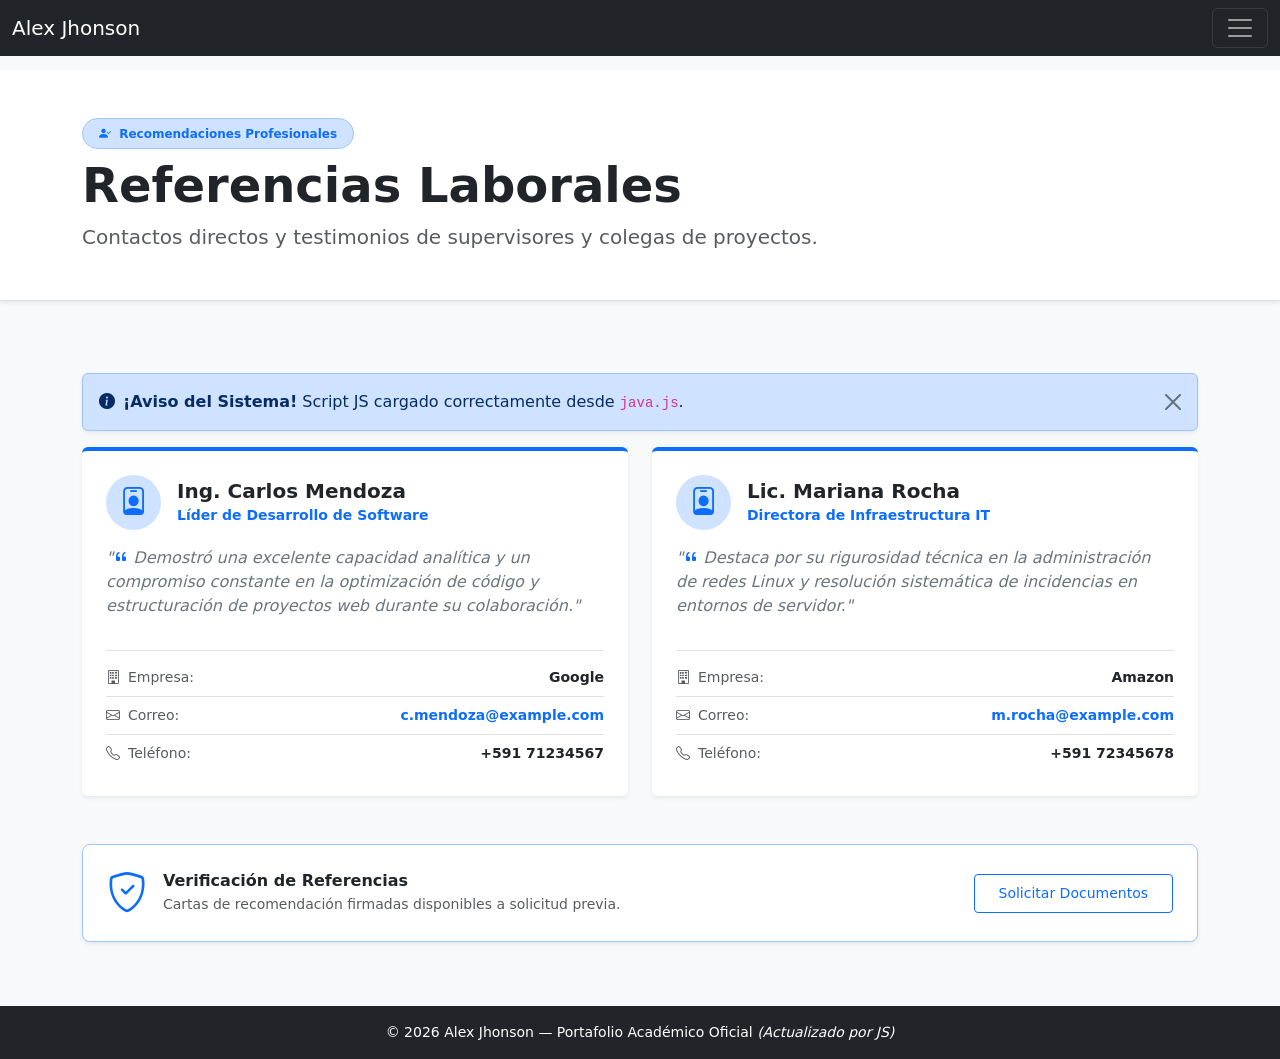
<file: referencias.html>
<!DOCTYPE html>
<html lang="en">
<head>
    <meta charset="UTF-8">
    <meta name="viewport" content="width=device-width, initial-scale=1.0">
    <title>Referencias laborales</title>

    <link rel="stylesheet" href="/css/bootstrap.min.css">
    <link rel="stylesheet" href="styles.css">
    
    <link rel="stylesheet" href="https://cdn.jsdelivr.net/npm/bootstrap-icons@1.11.3/font/bootstrap-icons.min.css">

</head>
<body class="bg-light">
    <nav class="navbar navbar-dark bg-dark fixed-top">
  <div class="container-fluid">
    <a class="navbar-brand" href="#">Alex Jhonson</a>
    <button class="navbar-toggler" type="button" data-bs-toggle="offcanvas" data-bs-target="#offcanvasDarkNavbar" aria-controls="offcanvasDarkNavbar" aria-label="Toggle navigation">
      <span class="navbar-toggler-icon"></span>
    </button>
    <div class="offcanvas offcanvas-end text-bg-dark" tabindex="-1" id="offcanvasDarkNavbar" aria-labelledby="offcanvasDarkNavbarLabel">
      <div class="offcanvas-header">
        <h5 class="offcanvas-title" id="offcanvasDarkNavbarLabel">Menú</h5>
        <button type="button" class="btn-close btn-close-white" data-bs-dismiss="offcanvas" aria-label="Close"></button>
      </div>
      <div class="offcanvas-body">
        <ul class="navbar-nav justify-content-end flex-grow-1 pe-3">
           <li class="nav-item">
            <a class="nav-link active" aria-current="page" href="index.html">Inicio</a>
          </li>
          <li class="nav-item">
            <a class="nav-link active" aria-current="page" href="datospersonales.html">Datos personales</a>
          </li>
          <li class="nav-item">
            <a class="nav-link" href="perfil.html">Perfil profesional</a>
          </li>
          <li class="nav-item dropdown">
            <a class="nav-link dropdown-toggle" href="#" role="button" data-bs-toggle="dropdown" aria-expanded="false">
              Carrera profesional
            </a>
            <ul class="dropdown-menu dropdown-menu-dark">
              <li><a class="dropdown-item" href="experiencia.html">Experiencia laboral</a></li>
              <li><a class="dropdown-item" href="formacion.html">Formación</a></li>
              <li>
                <hr class="dropdown-divider">
              </li>
              <li><a class="dropdown-item" href="proyectos.html">Proyectos</a></li>
            </ul>
          </li>
        </ul>
      </div>
    </div>
  </div>
</nav>

<header class="py-5 bg-white border-bottom shadow-sm">
        <div class="container">
            <div class="row align-items-center">
                <div class="col-12">
                    <span class="badge bg-primary-subtle text-primary border border-primary-subtle px-3 py-2 mb-2 rounded-pill">
                        <i class="bi bi-person-check-fill me-1"></i> Recomendaciones Profesionales
                    </span>
                    <h1 class="display-5 fw-bold text-dark">Referencias Laborales</h1>
                    <p class="text-muted lead mb-0">
                        <b>Contactos directos y testimonios de supervisores y colegas de proyectos.</b>
                    </p>
                </div>
            </div>
        </div>
</header>


<main class="py-5">
        <div class="container">
            
            <div class="row row-cols-1 row-cols-md-2 g-4 mb-5">
                
                <!-- Referencia 1 -->
                <div class="col">
                    <div class="card h-100 border-0 shadow-sm border-top border-primary border-4">
                        <div class="card-body p-4 d-flex flex-column">
                            <div class="d-flex align-items-center mb-3">
                                <div class="bg-primary-subtle text-primary rounded-circle p-3 me-3 d-flex align-items-center justify-content-center" style="width: 55px; height: 55px;">
                                    <i class="bi bi-person-badge fs-3"></i>
                                </div>
                                <div>
                                    <h5 class="fw-bold text-dark mb-0">Ing. Carlos Mendoza</h5>
                                    <span class="text-primary small fw-semibold">Líder de Desarrollo de Software</span>
                                </div>
                            </div>
                            
                            <blockquote class="blockquote fs-6 text-secondary flex-grow-1">
                                <p class="fst-italic mb-3">
                                    "<i class="bi bi-quote text-primary me-1"></i>Demostró una excelente capacidad analítica y un compromiso constante en la optimización de código y estructuración de proyectos web durante su colaboración."
                                </p>
                            </blockquote>

                            <ul class="list-group list-group-flush border-top pt-2">
                                <li class="list-group-item bg-transparent px-0 py-2 d-flex justify-content-between align-items-center">
                                    <span class="text-muted small"><i class="bi bi-building me-2"></i>Empresa:</span>
                                    <span class="fw-semibold small">Google</span>
                                </li>
                                <li class="list-group-item bg-transparent px-0 py-2 d-flex justify-content-between align-items-center">
                                    <span class="text-muted small"><i class="bi bi-envelope me-2"></i>Correo:</span>
                                    <a href="mailto:carlos.mendoza@example.com" class="text-decoration-none small fw-semibold">c.mendoza@example.com</a>
                                </li>
                                <li class="list-group-item bg-transparent px-0 py-2 d-flex justify-content-between align-items-center">
                                    <span class="text-muted small"><i class="bi bi-telephone me-2"></i>Teléfono:</span>
                                    <span class="fw-semibold small">+591 71234567</span>
                                </li>
                            </ul>
                        </div>
                    </div>
                </div>

                <!-- Referencia 2 -->
                <div class="col">
                    <div class="card h-100 border-0 shadow-sm border-top border-primary border-4">
                        <div class="card-body p-4 d-flex flex-column">
                            <div class="d-flex align-items-center mb-3">
                                <div class="bg-primary-subtle text-primary rounded-circle p-3 me-3 d-flex align-items-center justify-content-center" style="width: 55px; height: 55px;">
                                    <i class="bi bi-person-badge fs-3"></i>
                                </div>
                                <div>
                                    <h5 class="fw-bold text-dark mb-0">Lic. Mariana Rocha</h5>
                                    <span class="text-primary small fw-semibold">Directora de Infraestructura IT</span>
                                </div>
                            </div>
                            
                            <blockquote class="blockquote fs-6 text-secondary flex-grow-1">
                                <p class="fst-italic mb-3">
                                    "<i class="bi bi-quote text-primary me-1"></i>Destaca por su rigurosidad técnica en la administración de redes Linux y resolución sistemática de incidencias en entornos de servidor."
                                </p>
                            </blockquote>

                            <ul class="list-group list-group-flush border-top pt-2">
                                <li class="list-group-item bg-transparent px-0 py-2 d-flex justify-content-between align-items-center">
                                    <span class="text-muted small"><i class="bi bi-building me-2"></i>Empresa:</span>
                                    <span class="fw-semibold small">Amazon</span>
                                </li>
                                <li class="list-group-item bg-transparent px-0 py-2 d-flex justify-content-between align-items-center">
                                    <span class="text-muted small"><i class="bi bi-envelope me-2"></i>Correo:</span>
                                    <a href="mailto:mariana.rocha@example.com" class="text-decoration-none small fw-semibold">m.rocha@example.com</a>
                                </li>
                                <li class="list-group-item bg-transparent px-0 py-2 d-flex justify-content-between align-items-center">
                                    <span class="text-muted small"><i class="bi bi-telephone me-2"></i>Teléfono:</span>
                                    <span class="fw-semibold small">+591 72345678</span>
                                </li>
                            </ul>
                        </div>
                    </div>
                </div>

            </div>

            <!-- BANNER AUXILIAR: CERTIFICACIÓN DE VALIDACIÓN -->
            <div class="alert bg-white border border-primary-subtle shadow-sm rounded-3 p-4 text-center text-md-start d-flex flex-column flex-md-row justify-content-between align-items-center gap-3">
                <div class="d-flex align-items-center gap-3">
                    <i class="bi bi-shield-check text-primary display-6"></i>
                    <div>
                        <h6 class="fw-bold text-dark mb-1">Verificación de Referencias</h6>
                        <p class="text-muted small mb-0">Cartas de recomendación firmadas disponibles a solicitud previa.</p>
                    </div>
                </div>
                <a href="mailto:juan.perez@example.com" class="btn btn-outline-primary btn-sm px-4 py-2 text-nowrap">Solicitar Documentos</a>
            </div>

        </div>
</main>

<footer class="bg-dark text-white text-center py-3 mt-auto">
        <p class="mb-0 small">&copy; 2026 - Todos los derechos reservados.</p>
</footer>

<script src="https://cdn.jsdelivr.net/npm/bootstrap@5.3.0/dist/js/bootstrap.bundle.min.js"></script>
<script src="java.js"></script>
</body>
</html>
</file>
<file: styles.css>
body {
    padding-top: 70px;
}

.carousel-item img {
            height: 800px;
            object-fit: cover;
            filter: brightness(0.85);
        }
</file>
